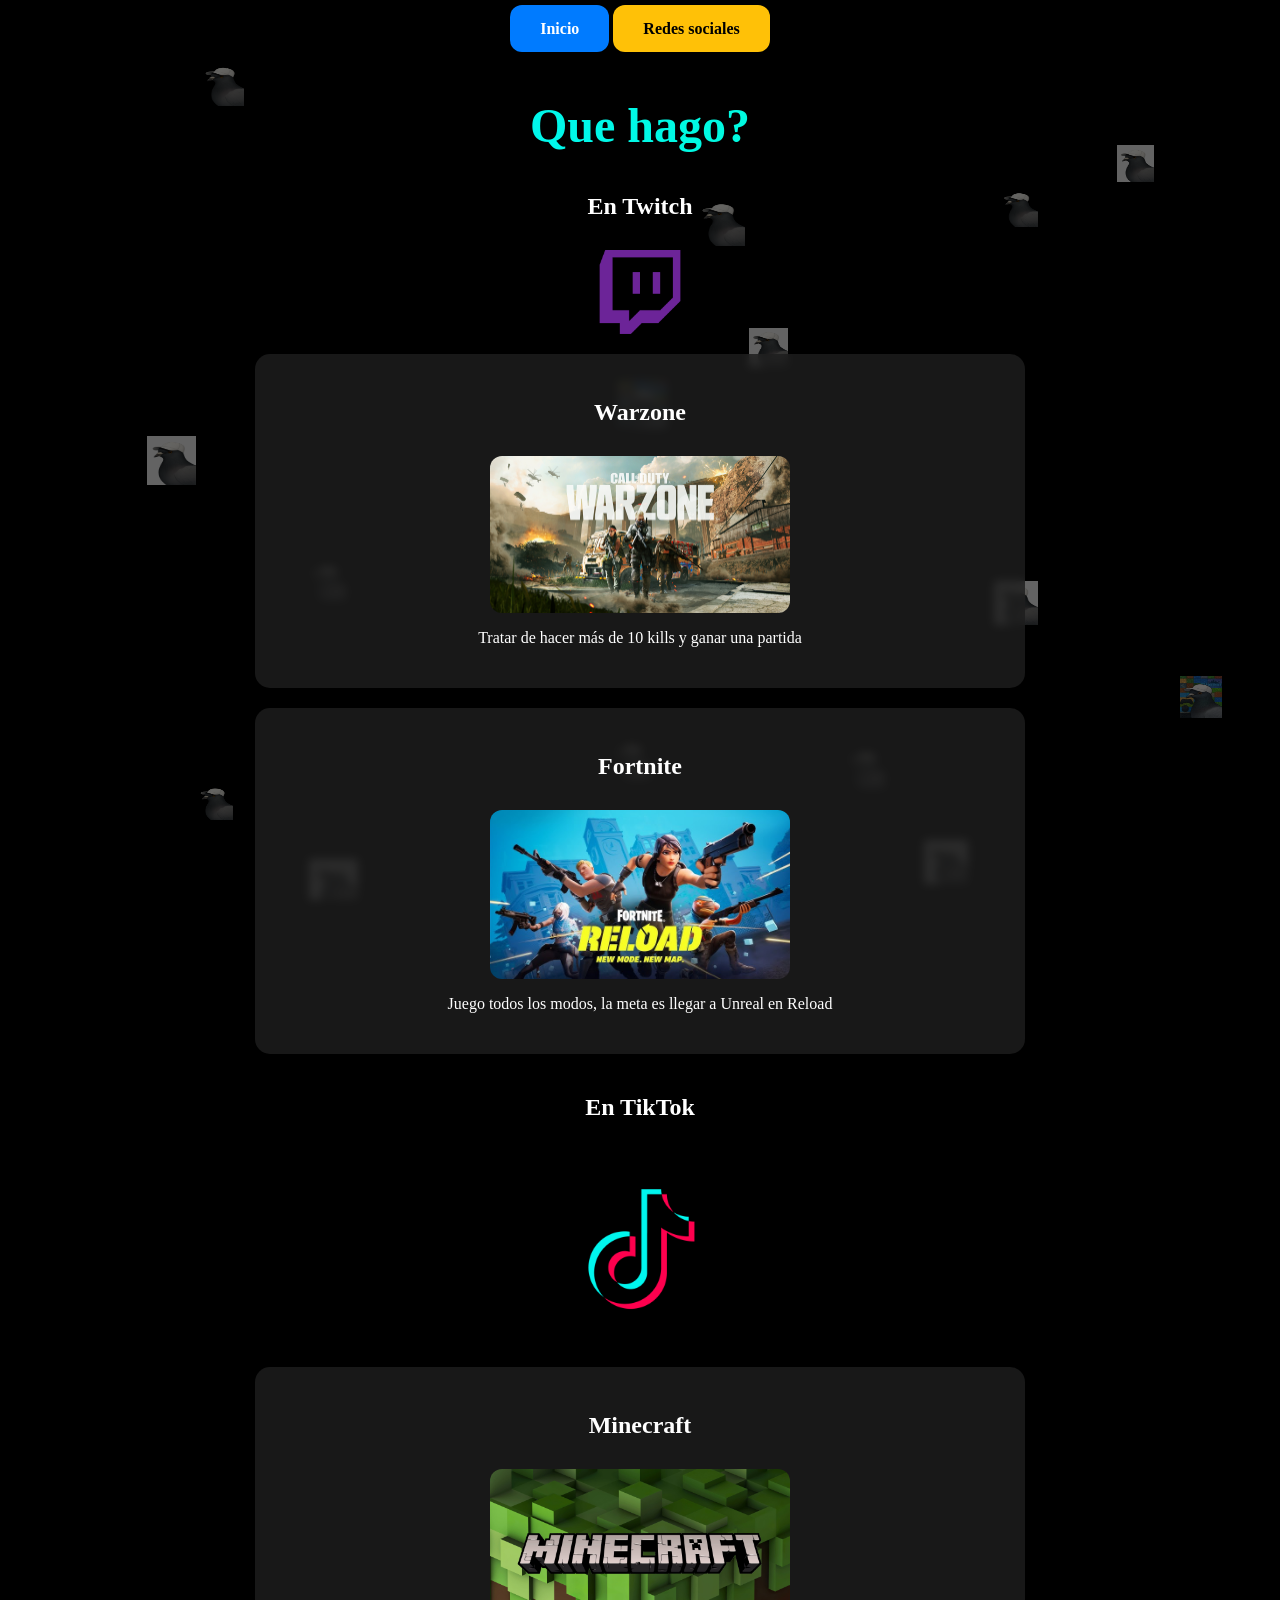
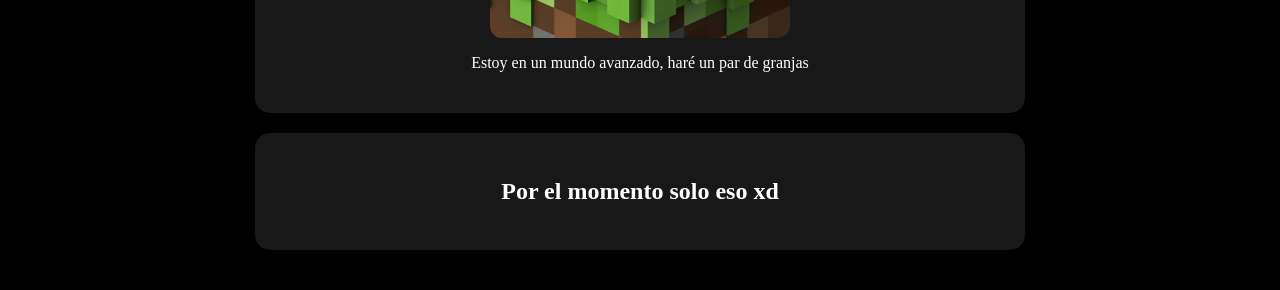
<file: index.html>
<html>
    <head>
        <title>Pag Pichon</title>
        <meta charset="UTF-8">
        <meta name="viewport" content="width=device-width, initial-scale=1.0">
        <link rel="stylesheet" href="newcss.css">
    </head>
    <body>
        <header>
            <a href="index.html" class="caja azul">Inicio</a>
            <a href="RS.html" class="caja amarilla">Redes sociales</a>          
        </header>

        <main>
            <h1>Que hago?</h1>

            <section>
                <h2>En Twitch</h2>
                <a href="https://www.twitch.tv/pichongameplays23" target="_blank">
                    <img src="twit.png" alt="Canal de Twitch" width="150">
                </a>

                <div>
                    <h2>Warzone</h2>
                    <img src="warzone.jpg" alt="warzone" width="300">
                    <p>Tratar de hacer más de 10 kills y ganar una partida</p>
                </div>

                <div>
                    <h2>Fortnite</h2>
                    <img src="Fort.jpg" alt="Fortnite" width="300">
                    <p>Juego todos los modos, la meta es llegar a Unreal en Reload</p>
                </div>
            </section>

            <section>
                <h2>En TikTok</h2>
                <a href="https://www.tiktok.com/@emanuelsegura23" target="_blank">
                    <img src="tik.png" alt="Canal de TikTok" width="150">
                </a>

                <div>
                    <h2>Minecraft</h2>
                    <img src="mine.jpg" alt="minecraft" width="300">
                    <p>Estoy en un mundo avanzado, haré un par de granjas</p>
                </div>

                <div>
                    <h2>Por el momento solo eso xd</h2>
                </div>
            </section>
        </main>
    <canvas id="particles"></canvas>
    <script src="particulas.js"></script>
    </body>
</html>
</file>
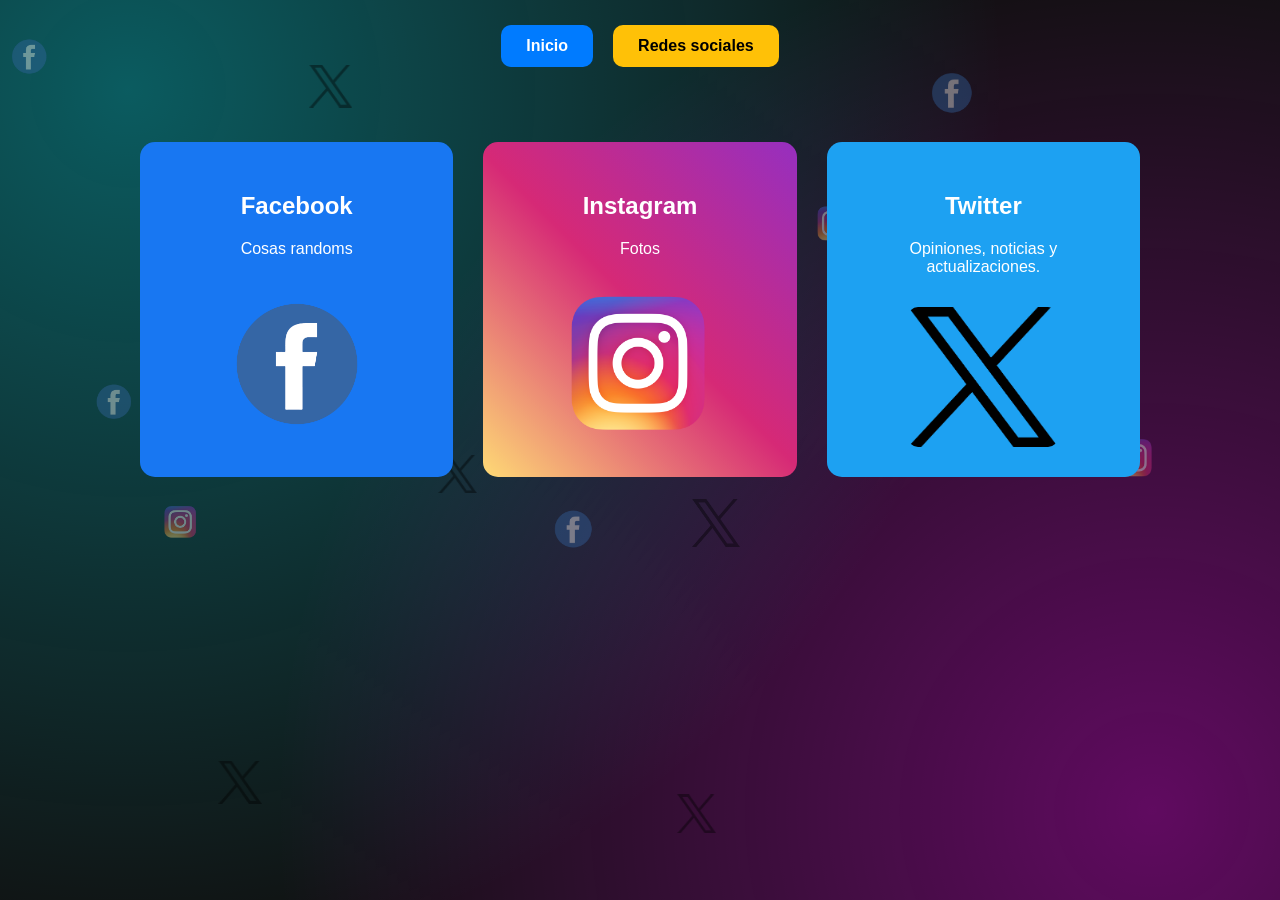
<file: RS.html>
<html>
    <head>
        <title>Redes sociales</title>
        <meta charset="UTF-8">
        <meta name="viewport" content="width=device-width, initial-scale=1.0">
        <link rel="stylesheet" href="RSssc.css">
    </head>
    <body>
            <canvas id="particles"></canvas>
    <script src="particulasRS.js"></script>
        <header>
            <a href="index.html" class="caja azul">Inicio</a>
            <a href="RS.html" class="caja amarilla">Redes sociales</a>        
        </header>
        <main>
            <h1></h1>
            <section>
                <p></p>
            </section>
            <section>
                <h2></h2>
<div class="grid-redes">

        <div class="card facebook">
            <h2>Facebook</h2>
            <p>Cosas randoms</p>
            <a href="https://www.facebook.com/share/1aA8tccf9x/" target="_blank">
                <img src="face.png" alt="Canal de Twitch" width="150">
            </a>
        </div>

        <div class="card instagram">
            <h2>Instagram</h2>
            <p>Fotos</p>
            <a href="https://www.instagram.com/segura524?igsh=MTdtdHN6azV3NWllcw==" target="_blank">
                <img src="inst.png" alt="Canal de Twitch" width="150">
            </a>
        </div>

        <div class="card twitter">
            <h2>Twitter</h2>
            <p>Opiniones, noticias y actualizaciones.</p>
            <a href="https://x.com/PichonGame23" target="_blank">
                <img src="x.png" alt="Canal de Twitch" width="150">
            </a>
        </div>

    </div>
            </section>
        </main>
        
    </body>
</html>
</file>
<file: newcss.css>
a {
    text-decoration: none;   /* Quita la raya */
    color: inherit;          /* Mantiene el color del botón */
}
a:visited {
    color: inherit;
}
/* Fondo negro base */
body {
    margin: 0;
    background: #000;
    color: white;
    text-align: center;
    overflow-x: hidden;
}

/* Canvas ocupa toda la pantalla */
#particles {
    position: fixed;
    top: 0;
    left: 0;
    width: 100%;
    height: 100%;
    z-index: -1;
}
/* Contenedor principal centrado */
main {
    max-width: 900px;
    margin: auto;
}

/* HEADER */
header {
    position: sticky;
    top: 0;
    background: rgba(0,0,0,0.4);
    backdrop-filter: blur(8px);
    padding: 20px;
    z-index: 1000;
}

/* Botones */
.caja {
    padding: 15px 30px;
    border-radius: 12px;
    font-weight: bold;
    cursor: pointer;
    transition: 0.3s ease;
}

.caja:hover {
    transform: scale(1.1);
    box-shadow: 0 0 20px rgba(0,255,200,0.6);
}

.azul { background-color: #007bff; }
.verde { background-color: #28a745; }
.amarilla { background-color: #ffc107; color: black; }

/* Título */
h1 {
    margin-top: 40px;
}
h1 {
    font-size: 3em;
    margin-top: 40px;
    background: linear-gradient(90deg, #00f2ff, #00ffcc);
    -webkit-background-clip: text;
    -webkit-text-fill-color: transparent;
}

/* Secciones */
section {
    margin: 40px 0;
    animation: fadeUp 1.5s ease;
}

/* Tarjetas */
section div {
    background: rgba(30, 30, 30, 0.8);
    padding: 25px;
    margin: 20px auto;
    border-radius: 15px;
    width: 80%;
    transition: 0.4s ease;
    backdrop-filter: blur(5px);
}

section div:hover {
    transform: translateY(-10px);
    box-shadow: 0 10px 30px rgba(0,255,200,0.4);
}

/* Imágenes */
img {
    border-radius: 12px;
    margin-top: 10px;
    transition: 0.4s ease;
}

img:hover {
    transform: scale(1.05);
}

/* Animaciones */
@keyframes fadeIn {
    from { opacity: 0; }
    to { opacity: 1; }
}

@keyframes slideDown {
    from { transform: translateY(-100px); opacity: 0; }
    to { transform: translateY(0); opacity: 1; }
}

@keyframes fadeUp {
    from { transform: translateY(50px); opacity: 0; }
    to { transform: translateY(0); opacity: 1; }
}
</file>
<file: RSssc.css>
body {
    margin: 0;
    font-family: Arial, sans-serif;
    color: white;
    text-align: center;
    min-height: 100vh;
    overflow-x: hidden;
    background: #111;
}

body::before {
    content: "";
    position: fixed;
    width: 200%;
    height: 200%;
    top: -50%;
    left: -50%;
    background: radial-gradient(circle at 30% 30%, #00f2ff55, transparent 40%),
                radial-gradient(circle at 70% 70%, #ff00ff55, transparent 40%);
    animation: moverLuces 8s linear infinite alternate;
    z-index: -1;
}

@keyframes moverLuces {
    from { transform: translate(0,0); }
    to { transform: translate(-100px, -100px); }
}
#particles {
    position: fixed;
    top: 0;
    left: 0;
    width: 100%;
    height: 100%;
    z-index: -1;
}

/* HEADER */
header {
    display: flex;
    justify-content: center;
    gap: 20px;
    padding: 25px;
}

/* Botones navegación */
.caja {
    padding: 12px 25px;
    border-radius: 10px;
    font-weight: bold;
    text-decoration: none;
    color: white;
    transition: 0.3s ease;
}

.azul { background-color: #007bff; }
.amarilla { background-color: #ffc107; color: black; }

.caja:hover {
    transform: scale(1.1);
    box-shadow: 0 0 20px rgba(0,255,200,0.6);
}

/* Título */
h1 {
    margin-top: 20px;
    font-size: 2.5em;
}

/* GRID */
.grid-redes {
    display: grid;
    grid-template-columns: repeat(auto-fit, minmax(250px, 1fr));
    gap: 30px;
    margin-top: 50px;
    max-width: 1000px;
    margin-left: auto;
    margin-right: auto;
}

/* TARJETAS */
.card {
    padding: 30px;
    border-radius: 15px;
    transition: 0.4s ease;
    backdrop-filter: blur(6px);
    animation: fadeUp 1s ease;
}

.card img {
    margin-top: 15px;
    border-radius: 10px;
    transition: 0.3s ease;
}

.card img:hover {
    transform: scale(1.1);
}

/* Colores redes */
.facebook {
    background: #1877F2;
}

.instagram {
    background: linear-gradient(45deg, #feda75, #d62976, #962fbf);
}

.twitter {
    background: #1DA1F2;
}

/* Hover tarjeta */
.card:hover {
    transform: translateY(-10px);
    box-shadow: 0 15px 30px rgba(0,0,0,0.5);
}

/* Animación entrada */
@keyframes fadeUp {
    from { transform: translateY(40px); opacity: 0; }
    to { transform: translateY(0); opacity: 1; }
}
</file>
